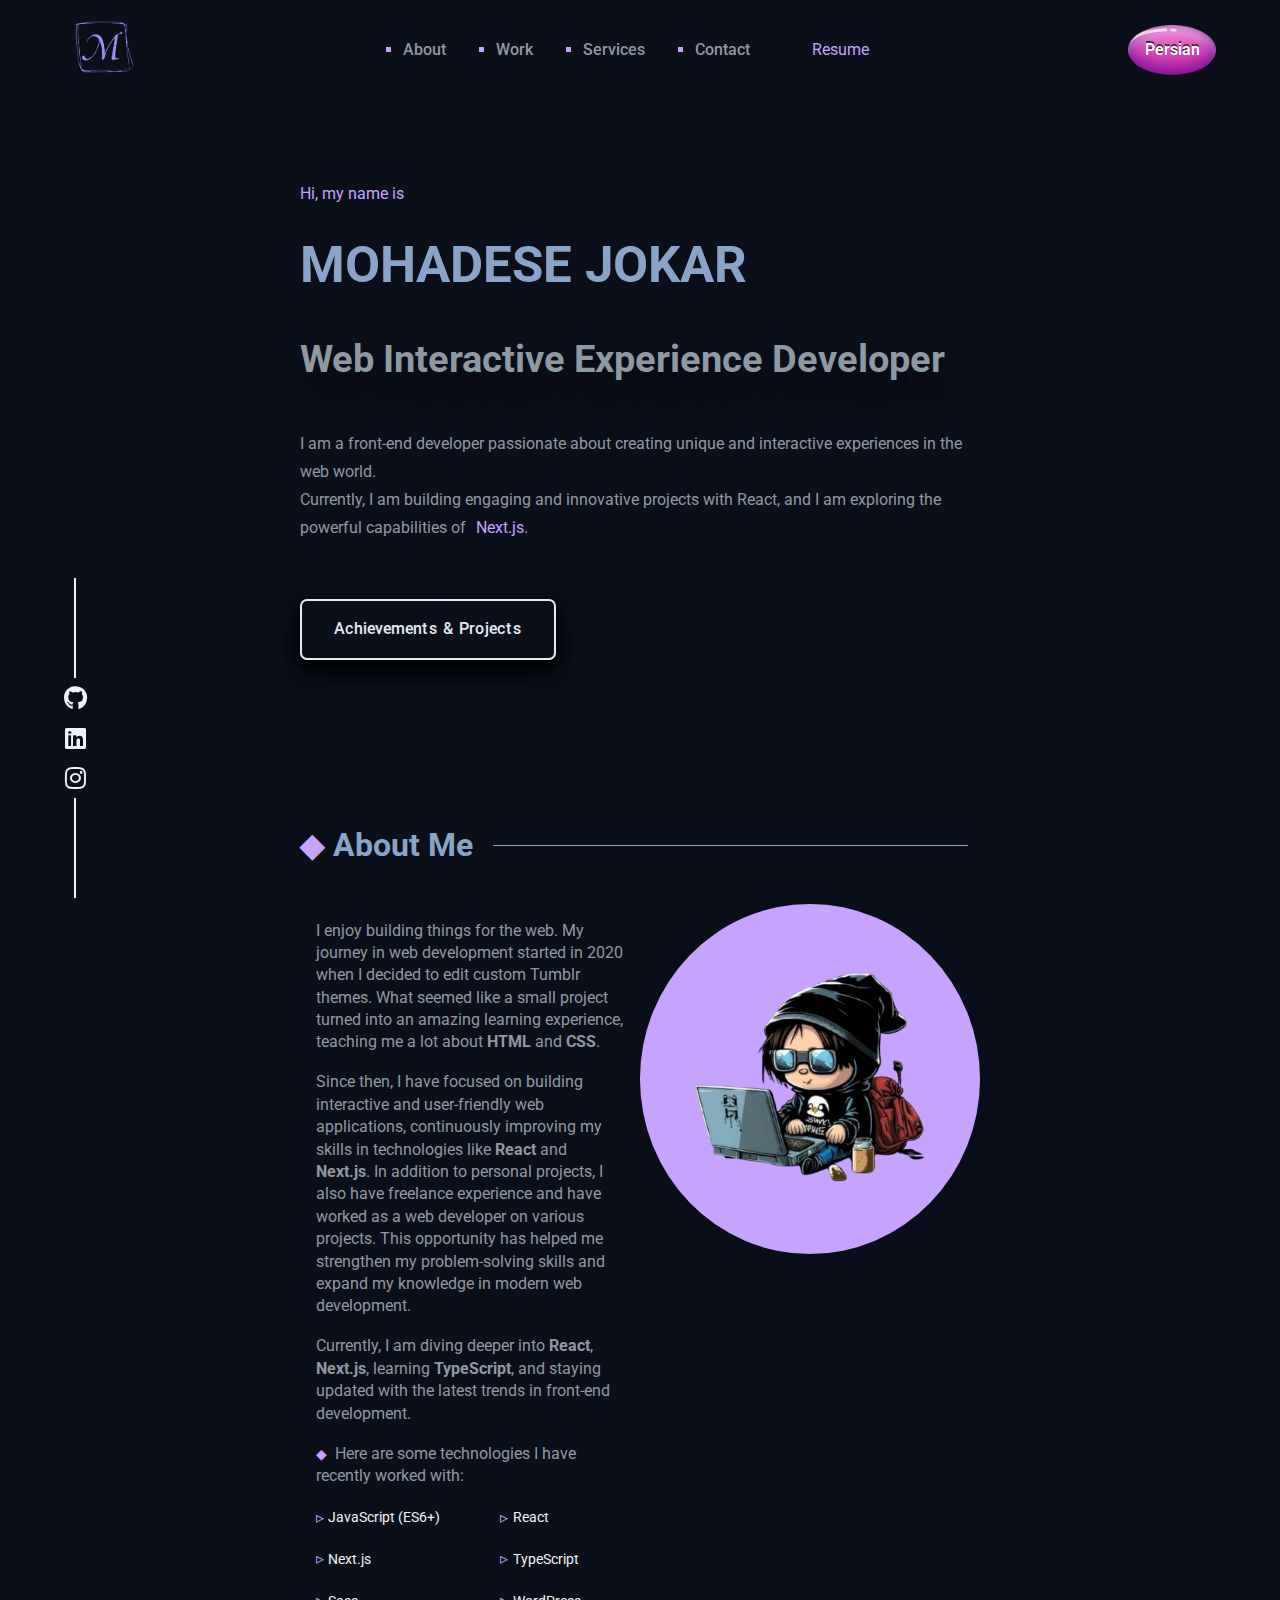
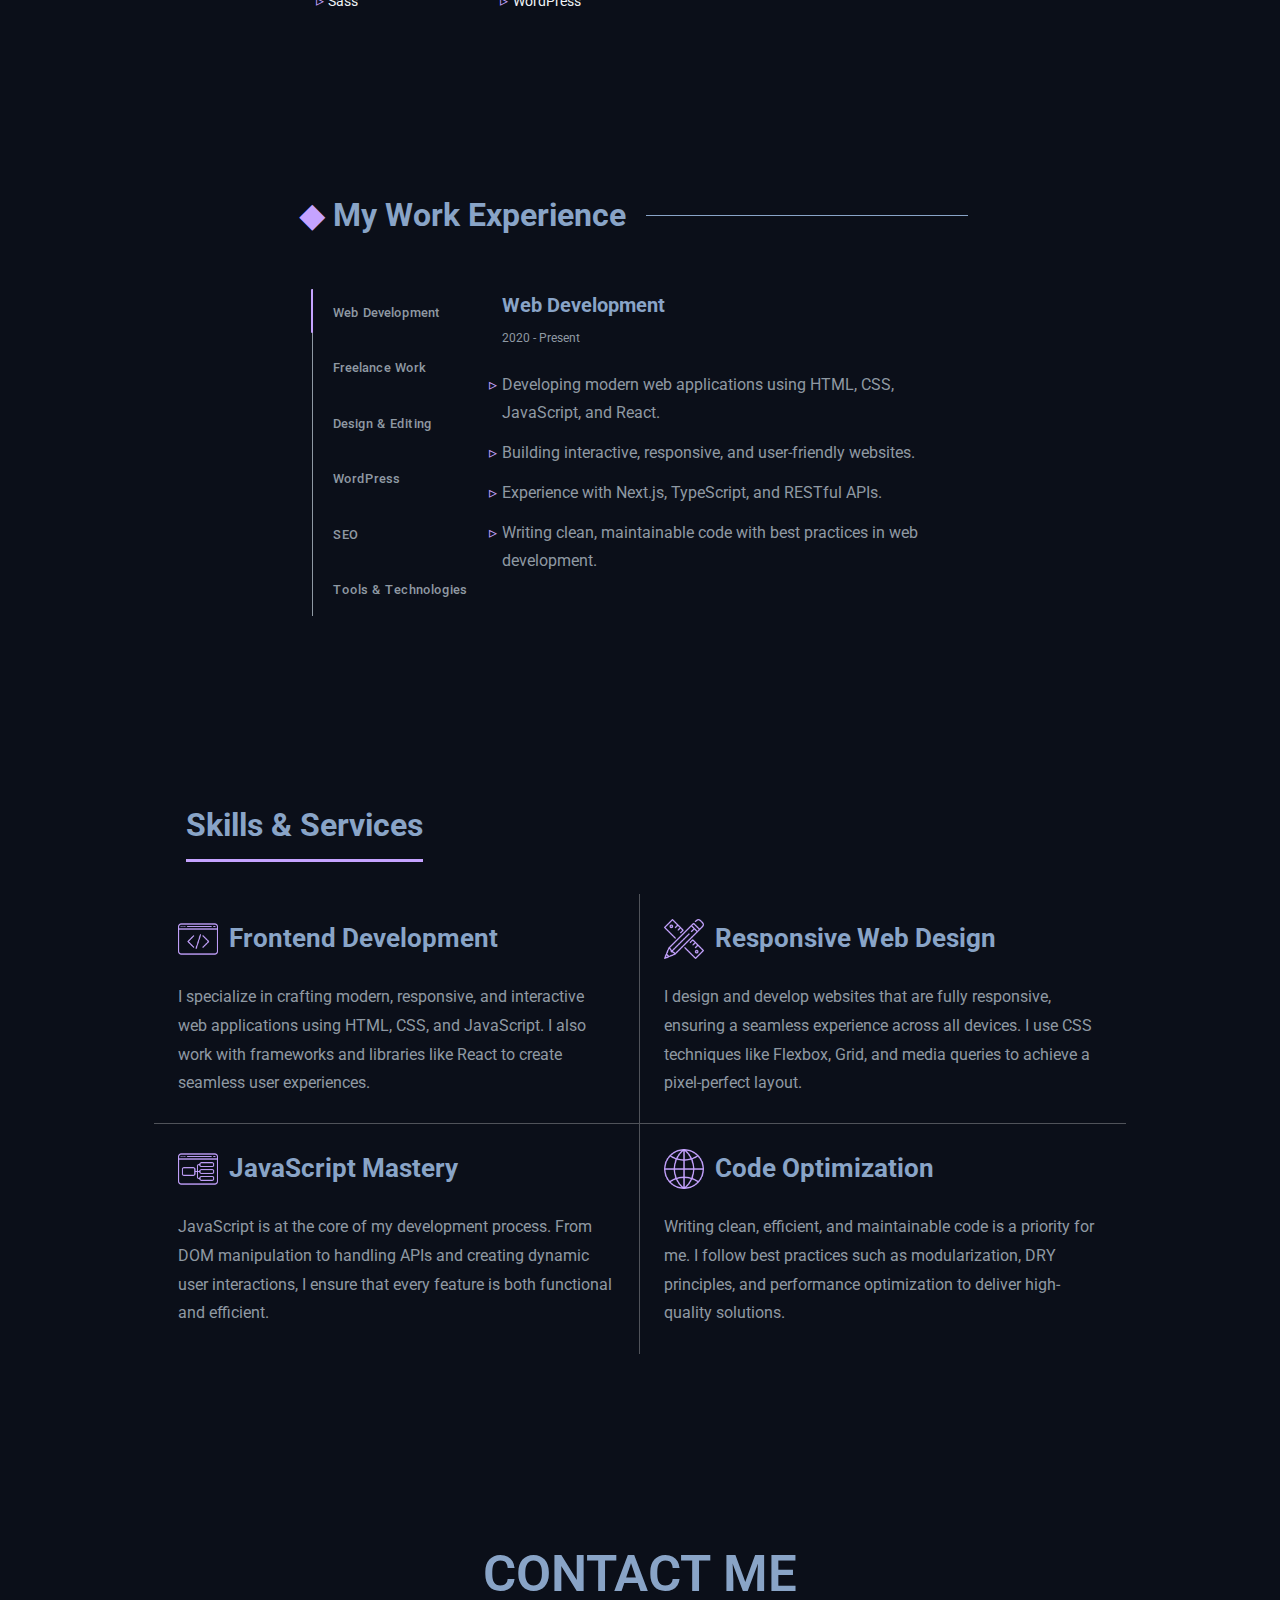
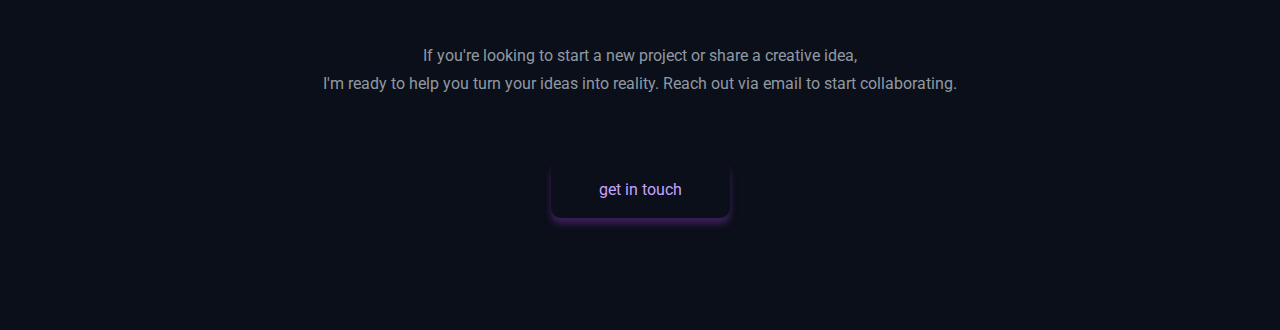
<file: index.html>
<!DOCTYPE html>
<html lang="en">
<head>
    <meta charset="UTF-8">
    <meta name="viewport" content="width=device-width, initial-scale=1.0">
    <link rel="stylesheet" href="https://cdnjs.cloudflare.com/ajax/libs/font-awesome/6.0.0-beta3/css/all.min.css">
    <link href="https://fonts.googleapis.com/css2?family=Vazirmatn:wght@400;500;700&display=swap" rel="stylesheet">
    <link rel="stylesheet" href="https://fonts.googleapis.com/css2?family=Material+Symbols+Outlined" />
    <link rel="stylesheet" href="css/info1.css/main.css">
   <title id="page_title">رزومه من</title>  

</head>
<body>
    <div class="wrapper">       
        <header class="header">
            <div class="navbar-container">
                
                <div class="logo-container">
                    <img src="images/my-purple_lofo.png" alt="logo">
                </div>
        
                <div class="hamburger" id="hamburger">
                    <span></span>
                    <span></span>
                    <span></span>
                </div>
               
                <div class="menu-container">
                    <div class="menu">
                        <ol>
                            <li id="nav-about"><a href="#about"></a></li>
                            <li id="nav-work"><a href="#work"></a></li>
                            <li id="nav-services"><a href="#services"></a></li>
                            <li id="nav-contact"><a href="#contact"></a></li>
                        </ol>
                    </div>
                    <a href="https://mohadese36.github.io/my-resume/Mohadese-Jokar-Fakhri-FlowCV-Resume-20250216.pdf" class="link link--thebe resume-link">دانلود رزومه</a>
                    <button id="closeButton">&times;</button>
                </div>

                <div class="change-language-btn" id="change-language">
                  <img src="images/lang-btn.png" alt="lang-btn" >
                  <span>English</span>
                </div>
        
            </div>
            <div class="overlay"></div>
        </header>
        <main>
            <section class="info-container">
                <p id="intro-text"></p>
                <h2 id="name"></h2>
                <h3 id="job-title"></h3>
                <p id="description">
                    I’m a front-end developer specializing in building interactive web experiences. <br> Currently, I’m working with React and exploring the capabilities of <a href="" id="nextjs-link">Next.js</a>
                </p>
                <!-- <a href="portofilo-1.html?lang=en" id="link-portfolio-1"> -->
                  <a href="v2-info.html" id="link-portfolio-1">
                    <button id="projects-btn"></button>
                </a>
            </section>

            <section class="about-container" id="about">
                <div>
                    <h2 id="about-title"></h2>
                </div>
                <div class="about-container-content">
                    <div>
                        <p id="about-text-1">
                            Hello! My name is MOHADESE, and I enjoy creating things for the web. My journey into web development started in 2020 when I decided to edit custom Tumblr themes. What seemed like a small project turned into an amazing learning experience and taught me a lot about HTML and CSS.
                        </p>
                        <p id="about-text-2">
                            Since then, I’ve focused on building interactive, user-friendly web applications and have continuously improved my skills in technologies like React and Next.js. Besides personal projects, I also have freelance experience, having worked as a web developer on various projects. This opportunity has allowed me to strengthen my problem-solving skills and expand my knowledge of modern web development.
                        </p>
                        <p id="about-text-3">
                            Currently, I’m diving deeper into React, exploring Next.js, learning TypeScript, and staying updated on the latest trends in front-end development.
                        </p>
                        <p id="about-text-4">
                          Here are a few technologies I’ve been working with recently:
                        </p>
                        <ul id="tech-list">
                            <li></li>
                            <li></li>
                            <li></li>
                            <li></li>
                            <li></li>
                            <li></li>
                        </ul>
                    </div>
                    <div class="about-container-image-content">
                        <img src="images/my_profile.png" alt="" id="about-image">
                    </div>
                </div>
            </section> 
            
            <section class="work-container" id="work">
                <div>
                  <h2 id="work-title"></h2>
                </div>
                <div class="inner-work-conent">
                  <div class="inner-work-content-btns">
                    <button id="btn-web-development" class="active"></button>
                    <button id="btn-freelance-work"></button>
                    <button id="btn-design-editing"></button>
                    <button id="btn-wordpress"></button>
                    <button id="btn-seo"></button>
                    <button id="btn-tools-technologies"></button>
                    <div class="jobs__StyledHighlight"></div>
                  </div>
                  <div class="inner-work-content-jobs">
              
                    <div class="inner-work-content-job">
                      <h3 id="web-development-title"></h3>
                      <p id="web-development-date"></p>
                      <div class="inner-work-content-job-items">
                        <ul id="web-development-tasks">
                          <li></li>
                          <li></li>
                          <li></li>
                          <li></li>
                        </ul>
                      </div>
                    </div>
              
                    <div class="inner-work-content-job">
                      <h3 id="freelance-work-title"> </h3>
                      <p id="freelance-work-date"></p>
                      <div class="inner-work-content-job-items">
                        <ul id="freelance-work-tasks">
                          <li></li>
                          <li></li>
                          <li></li>
                          <li></li>
                        </ul>
                      </div>
                    </div>
              
                    <div class="inner-work-content-job">
                      <h3 id="design-editing-title"></h3>
                      <p id="design-editing-date"></p>
                      <div class="inner-work-content-job-items">
                        <ul id="design-editing-tasks">
                          <li></li>
                          <li></li>
                          <li></li>
                          <li></li>
                        </ul>
                      </div>
                    </div>
              
                    <div class="inner-work-content-job">
                      <h3 id="wordpress-title"></h3>
                      <p id="wordpress-date"></p>
                      <div class="inner-work-content-job-items">
                        <ul id="wordpress-tasks">
                          <li></li>
                          <li></li>
                          <li></li>
                          <li></li>
                        </ul>
                      </div>
                    </div>
              
                    <div class="inner-work-content-job">
                      <h3 id="seo-title"></h3>
                      <p id="seo-date"></p>
                      <div class="inner-work-content-job-items">
                        <ul id="seo-tasks">
                          <li></li>
                          <li></li>
                          <li></li>
                          <li></li>
                        </ul>
                      </div>
                    </div>
              
                    <div class="inner-work-content-job">
                      <h3 id="tools-technologies-title"></h3>
                      <p id="tools-technologies-date"></p>
                      <div class="inner-work-content-job-items">
                        <ul id="tools-technologies-tasks">
                          <li></li>
                          <li></li>
                          <li></li>
                          <li></li>
                        </ul>
                      </div>
                    </div>
              
                  </div>
                </div>
            </section>

             <section class="services-container" id="services">
                <h2 id="services-title"></h2>
                <div class="services-wrapper">
                  <div class="row">
                    <div class="column">
                      <div class="services-wrapper-head">
                        <div class="services-wrapper-img">
                          <img src="images/html.png" alt="html.img">
                        </div>
                        <h3 id="frontend-development-title"></h3>
                      </div>
                      <p id="frontend-development-description">
                        <!-- I specialize in crafting modern, responsive, and interactive web applications using HTML, CSS, and JavaScript. I also work with frameworks and libraries like React to create seamless user experiences. -->
                      </p>
                    </div>
                    <div class="column">
                      <div class="services-wrapper-head">
                        <div class="services-wrapper-img">
                          <img src="images/ux-design.png" alt="js.img">
                        </div>
                        <h3 id="javascript-mastery-title"></h3>
                      </div>
                      <p id="javascript-mastery-description">
                        <!-- JavaScript is at the core of my development process. From DOM manipulation to handling APIs and creating dynamic user interactions, I ensure that every feature is both functional and efficient. -->
                      </p>
                    </div>
                  </div>
                  <div class="row">
                    <div class="column">
                      <div class="services-wrapper-head">
                        <div class="services-wrapper-img">
                          <img src="images/pencil.png" alt="responsive.img">
                        </div>
                        <h3 id="responsive-web-design-title"></h3>
                      </div>
                      <p id="responsive-web-design-description">
                        <!-- I design and develop websites that are fully responsive, ensuring a seamless experience across all devices. I use CSS techniques like Flexbox, Grid, and media queries to achieve a pixel-perfect layout. -->
                      </p>
                    </div>
                    <div class="column">
                      <div class="services-wrapper-head">
                        <div class="services-wrapper-img">
                          <img src="images/internet.png" alt="code.img">
                        </div>
                        <h3 id="code-optimization-title"></h3>
                      </div>
                      <p id="code-optimization-description">
                        <!-- Writing clean, efficient, and maintainable code is a priority for me. I follow best practices such as modularization, DRY principles, and performance optimization to deliver high-quality solutions. -->
                      </p>
                    </div>
                  </div>
                </div>
              </section>

            <section class="contact-container" id="contact">
                <h2 id="contact-title"></h2>
                <p id="contact-description-1"></p>
                <p id="contact-description-2"></p>
                <a id="contact-link"  href="" target="_blank">
              </section>

            <div class="social-icons">
                <a href="https://github.com/mohadese36" target="_blank" class="social-icon">
                  <i class="fab fa-github"></i>
                </a>
                
                <a href="https://www.linkedin.com/in/pania-fakhri-6bab85238" target="_blank" class="social-icon">
                  <i class="fab fa-linkedin"></i>
                </a>
                
                <a href="https://www.instagram.com/pania_fakhri/" target="_blank" class="social-icon">
                  <i class="fab fa-instagram"></i>
                </a>       
            </div>
        </main>
    </div>

    

    <script src="app.js/info-1.js" defer></script>
    <script src="app.js/lang-1.js"></script>


</body>
</html>
</file>
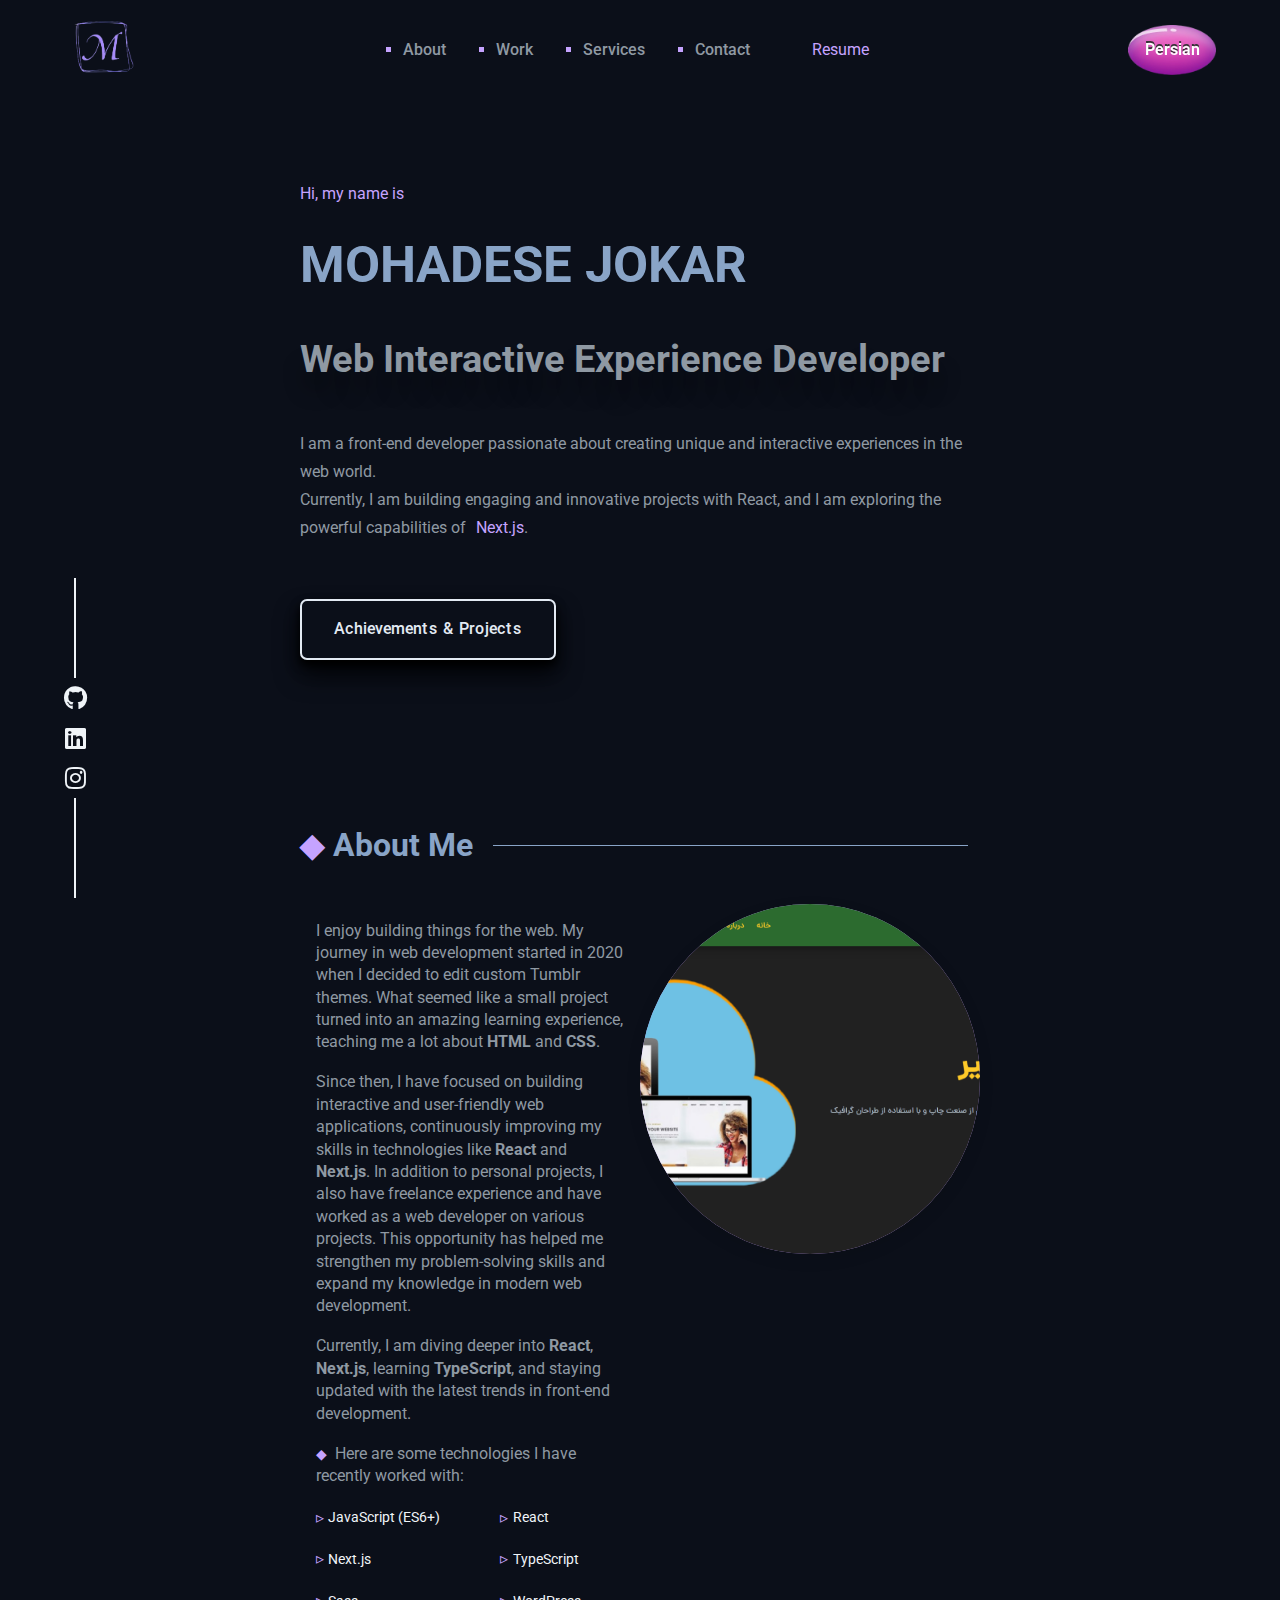
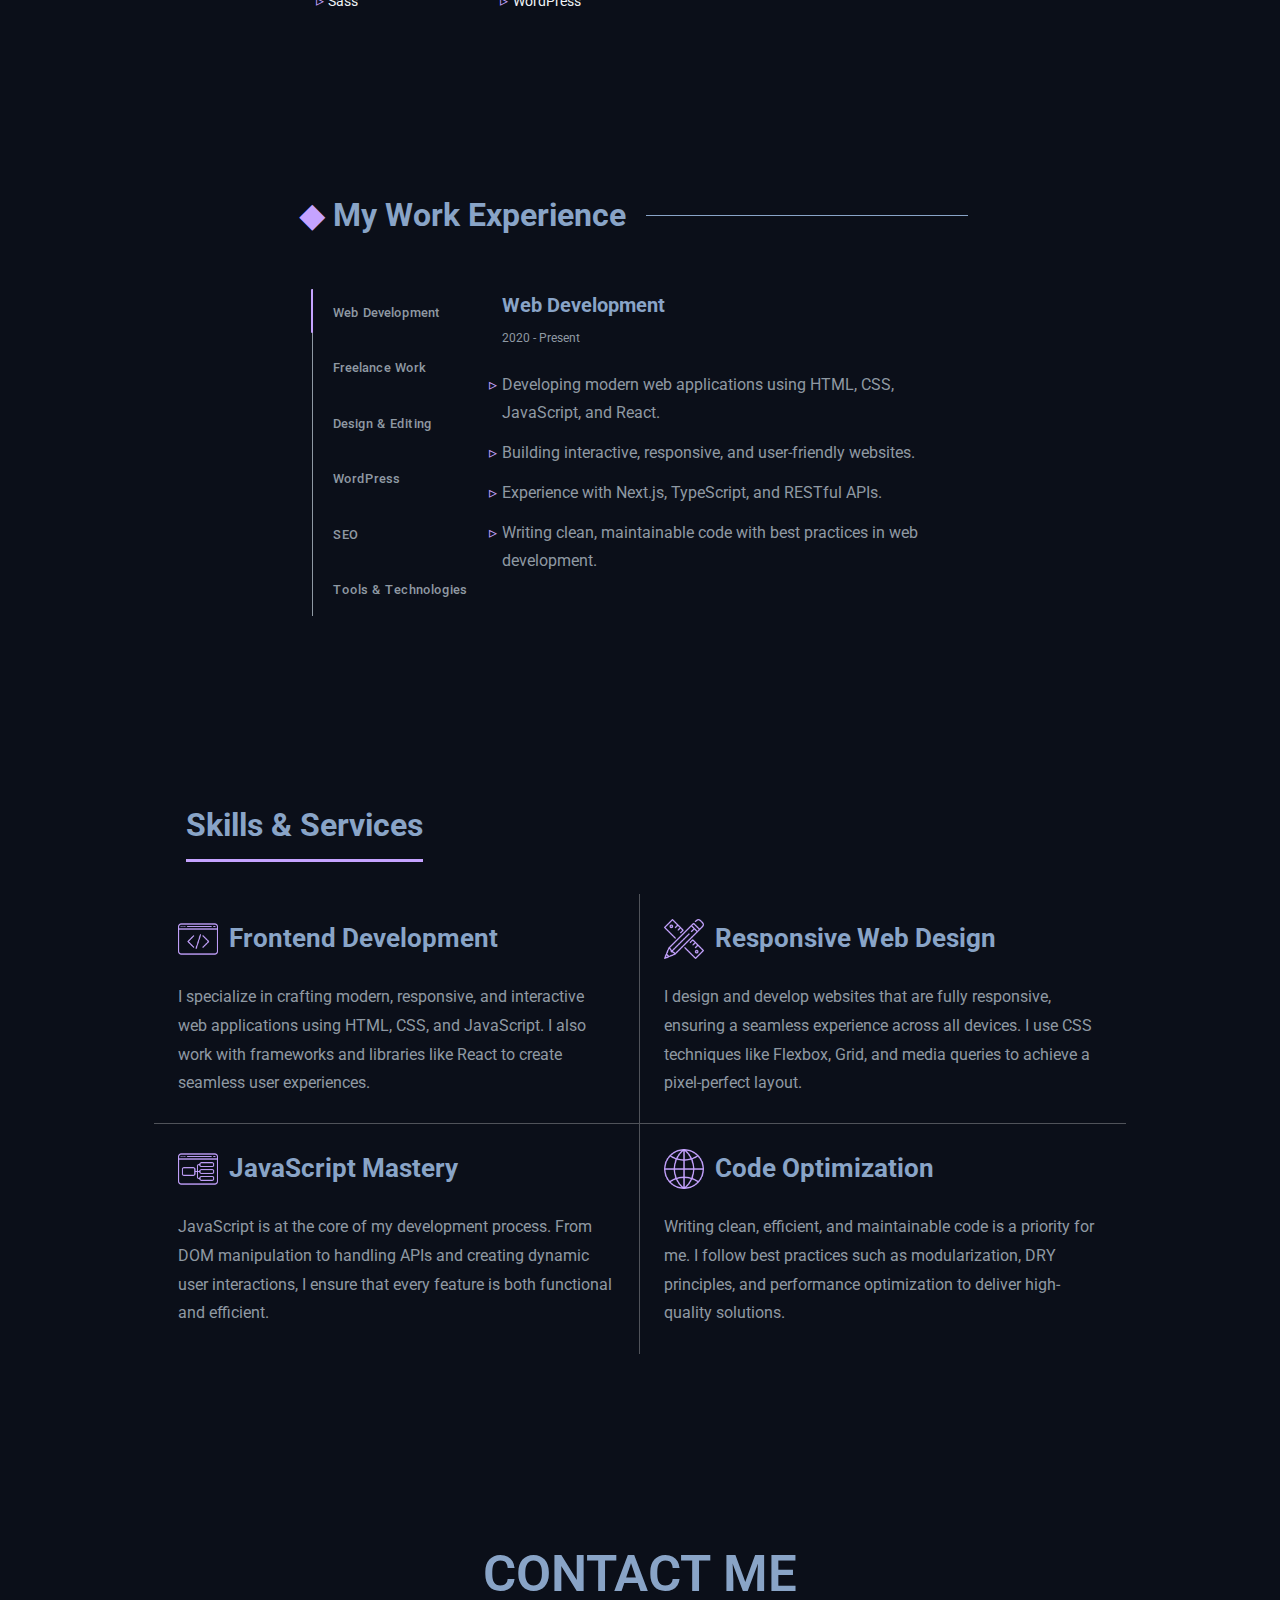
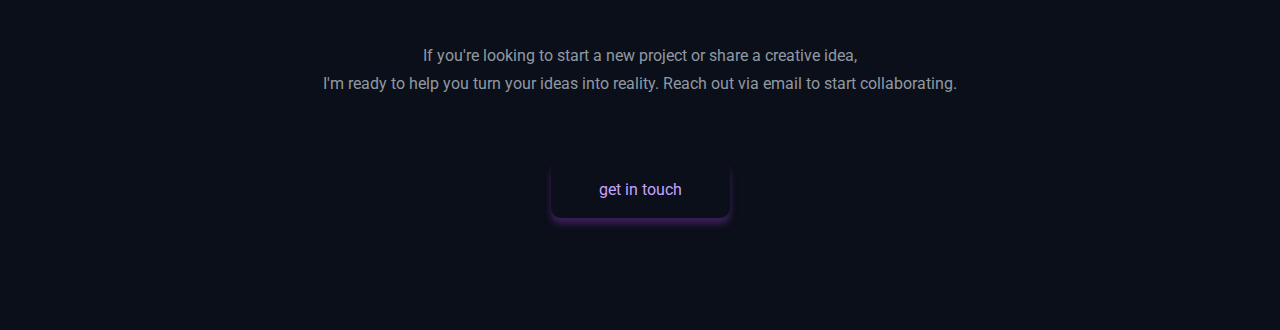
<file: v1-info.html>
<!DOCTYPE html>
<html lang="en">
<head>
    <meta charset="UTF-8">
    <meta name="viewport" content="width=device-width, initial-scale=1.0">
    <link rel="stylesheet" href="https://cdnjs.cloudflare.com/ajax/libs/font-awesome/6.0.0-beta3/css/all.min.css">
    <link href="https://fonts.googleapis.com/css2?family=Vazirmatn:wght@400;500;700&display=swap" rel="stylesheet">
    <link rel="stylesheet" href="https://fonts.googleapis.com/css2?family=Material+Symbols+Outlined" />
    <link rel="stylesheet" href="css/info1.css/main.css">
    <title>Document</title>
</head>
<body>
    <div class="wrapper">       
        <header class="header">
            <div class="navbar-container">
                
                <div class="logo-container">
                    <img src="images/my-purple_lofo.png" alt="logo">
                </div>
        
                <div class="hamburger" id="hamburger">
                    <span></span>
                    <span></span>
                    <span></span>
                </div>
               
                <div class="menu-container">
                    <div class="menu">
                        <ol>
                            <li id="nav-about"><a href="#about"></a></li>
                            <li id="nav-work"><a href="#work"></a></li>
                            <li id="nav-services"><a href="#services"></a></li>
                            <li id="nav-contact"><a href="#contact"></a></li>
                        </ol>
                    </div>
                    <a href="./register.html" class="link link--thebe resume-link"></a>
                    <button id="closeButton">&times;</button>
                </div>

                <div class="change-language-btn" id="change-language">
                  <img src="images/lang-btn.png" alt="lang-btn" >
                  <span>English</span>
                </div>
        
            </div>
            <div class="overlay"></div>
        </header>
        <main>
            <section class="info-container">
                <p id="intro-text"></p>
                <h2 id="name"></h2>
                <h3 id="job-title"></h3>
                <p id="description">
                    I’m a front-end developer specializing in building interactive web experiences. <br> Currently, I’m working with React and exploring the capabilities of <a href="" id="nextjs-link">Next.js</a>
                </p>
                <!-- <a href="portofilo-1.html?lang=en" id="link-portfolio-1"> -->
                  <a href="v2-info.html" id="link-portfolio-1">
                    <button id="projects-btn"></button>
                </a>
            </section>

            <section class="about-container" id="about">
                <div>
                    <h2 id="about-title">
                        <span></span>
                        <!-- About Me -->
                    </h2>
                </div>
                <div class="about-container-content">
                    <div>
                        <p id="about-text-1">
                            Hello! My name is MOHADESE, and I enjoy creating things for the web. My journey into web development started in 2020 when I decided to edit custom Tumblr themes. What seemed like a small project turned into an amazing learning experience and taught me a lot about HTML and CSS.
                        </p>
                        <p id="about-text-2">
                            Since then, I’ve focused on building interactive, user-friendly web applications and have continuously improved my skills in technologies like React and Next.js. Besides personal projects, I also have freelance experience, having worked as a web developer on various projects. This opportunity has allowed me to strengthen my problem-solving skills and expand my knowledge of modern web development.
                        </p>
                        <p id="about-text-3">
                            Currently, I’m diving deeper into React, exploring Next.js, learning TypeScript, and staying updated on the latest trends in front-end development.
                        </p>
                        <p id="about-text-4">
                          Here are a few technologies I’ve been working with recently:
                        </p>
                        <ul id="tech-list">
                            <li></li>
                            <li></li>
                            <li></li>
                            <li></li>
                            <li></li>
                            <li></li>
                        </ul>
                    </div>
                    <div class="about-container-image-content">
                        <img src="images/cleo.png" alt="" id="about-image">
                    </div>
                </div>
            </section> 
            
            <section class="work-container" id="work">
                <div>
                  <h2 id="work-title">
                    <span></span>
                    <!-- My Work Experience -->
                    <!-- <span class="line"></span> -->
                  </h2>
                </div>
                <div class="inner-work-conent">
                  <div class="inner-work-content-btns">
                    <button id="btn-web-development" class="active"></button>
                    <button id="btn-freelance-work"></button>
                    <button id="btn-design-editing"></button>
                    <button id="btn-wordpress"></button>
                    <button id="btn-seo"></button>
                    <button id="btn-tools-technologies"></button>
                    <div class="jobs__StyledHighlight"></div>
                  </div>
                  <div class="inner-work-content-jobs">
              
                    <div class="inner-work-content-job">
                      <h3 id="web-development-title"></h3>
                      <p id="web-development-date"></p>
                      <div class="inner-work-content-job-items">
                        <ul id="web-development-tasks">
                          <li></li>
                          <li></li>
                          <li></li>
                          <li></li>
                        </ul>
                      </div>
                    </div>
              
                    <div class="inner-work-content-job">
                      <h3 id="freelance-work-title"> </h3>
                      <p id="freelance-work-date"></p>
                      <div class="inner-work-content-job-items">
                        <ul id="freelance-work-tasks">
                          <li></li>
                          <li></li>
                          <li></li>
                          <li></li>
                        </ul>
                      </div>
                    </div>
              
                    <div class="inner-work-content-job">
                      <h3 id="design-editing-title"></h3>
                      <p id="design-editing-date"></p>
                      <div class="inner-work-content-job-items">
                        <ul id="design-editing-tasks">
                          <li></li>
                          <li></li>
                          <li></li>
                          <li></li>
                        </ul>
                      </div>
                    </div>
              
                    <div class="inner-work-content-job">
                      <h3 id="wordpress-title"></h3>
                      <p id="wordpress-date"></p>
                      <div class="inner-work-content-job-items">
                        <ul id="wordpress-tasks">
                          <li></li>
                          <li></li>
                          <li></li>
                          <li></li>
                        </ul>
                      </div>
                    </div>
              
                    <div class="inner-work-content-job">
                      <h3 id="seo-title"></h3>
                      <p id="seo-date"></p>
                      <div class="inner-work-content-job-items">
                        <ul id="seo-tasks">
                          <li></li>
                          <li></li>
                          <li></li>
                          <li></li>
                        </ul>
                      </div>
                    </div>
              
                    <div class="inner-work-content-job">
                      <h3 id="tools-technologies-title"></h3>
                      <p id="tools-technologies-date"></p>
                      <div class="inner-work-content-job-items">
                        <ul id="tools-technologies-tasks">
                          <li></li>
                          <li></li>
                          <li></li>
                          <li></li>
                        </ul>
                      </div>
                    </div>
              
                  </div>
                </div>
            </section>

             <section class="services-container" id="services">
                <h2 id="services-title"></h2>
                <div class="services-wrapper">
                  <div class="row">
                    <div class="column">
                      <div class="services-wrapper-head">
                        <div class="services-wrapper-img">
                          <img src="images/html.png" alt="html.img">
                        </div>
                        <h3 id="frontend-development-title"></h3>
                      </div>
                      <p id="frontend-development-description">
                        <!-- I specialize in crafting modern, responsive, and interactive web applications using HTML, CSS, and JavaScript. I also work with frameworks and libraries like React to create seamless user experiences. -->
                      </p>
                    </div>
                    <div class="column">
                      <div class="services-wrapper-head">
                        <div class="services-wrapper-img">
                          <img src="images/ux-design.png" alt="js.img">
                        </div>
                        <h3 id="javascript-mastery-title"></h3>
                      </div>
                      <p id="javascript-mastery-description">
                        <!-- JavaScript is at the core of my development process. From DOM manipulation to handling APIs and creating dynamic user interactions, I ensure that every feature is both functional and efficient. -->
                      </p>
                    </div>
                  </div>
                  <div class="row">
                    <div class="column">
                      <div class="services-wrapper-head">
                        <div class="services-wrapper-img">
                          <img src="images/pencil.png" alt="responsive.img">
                        </div>
                        <h3 id="responsive-web-design-title"></h3>
                      </div>
                      <p id="responsive-web-design-description">
                        <!-- I design and develop websites that are fully responsive, ensuring a seamless experience across all devices. I use CSS techniques like Flexbox, Grid, and media queries to achieve a pixel-perfect layout. -->
                      </p>
                    </div>
                    <div class="column">
                      <div class="services-wrapper-head">
                        <div class="services-wrapper-img">
                          <img src="images/internet.png" alt="code.img">
                        </div>
                        <h3 id="code-optimization-title"></h3>
                      </div>
                      <p id="code-optimization-description">
                        <!-- Writing clean, efficient, and maintainable code is a priority for me. I follow best practices such as modularization, DRY principles, and performance optimization to deliver high-quality solutions. -->
                      </p>
                    </div>
                  </div>
                </div>
              </section>

            <section class="contact-container" id="contact">
                <h2 id="contact-title"></h2>
                <p id="contact-description-1"></p>
                <p id="contact-description-2"></p>
                <a id="contact-link" href="#"></a>
              </section>

            <div class="social-icons">
                <a href="https://github.com/your-profile" target="_blank" class="social-icon">
                  <i class="fab fa-github"></i>
                </a>
                
                <a href="https://www.linkedin.com/in/your-profile" target="_blank" class="social-icon">
                  <i class="fab fa-linkedin"></i>
                </a>
                
                <a href="https://www.instagram.com/your-profile" target="_blank" class="social-icon">
                  <i class="fab fa-instagram"></i>
                </a>       
            </div>
        </main>
    </div>
 

    <script src="app.js/info-1.js" defer></script>
    <script src="app.js/lang-1.js"></script>

</body>
</html>
</file>
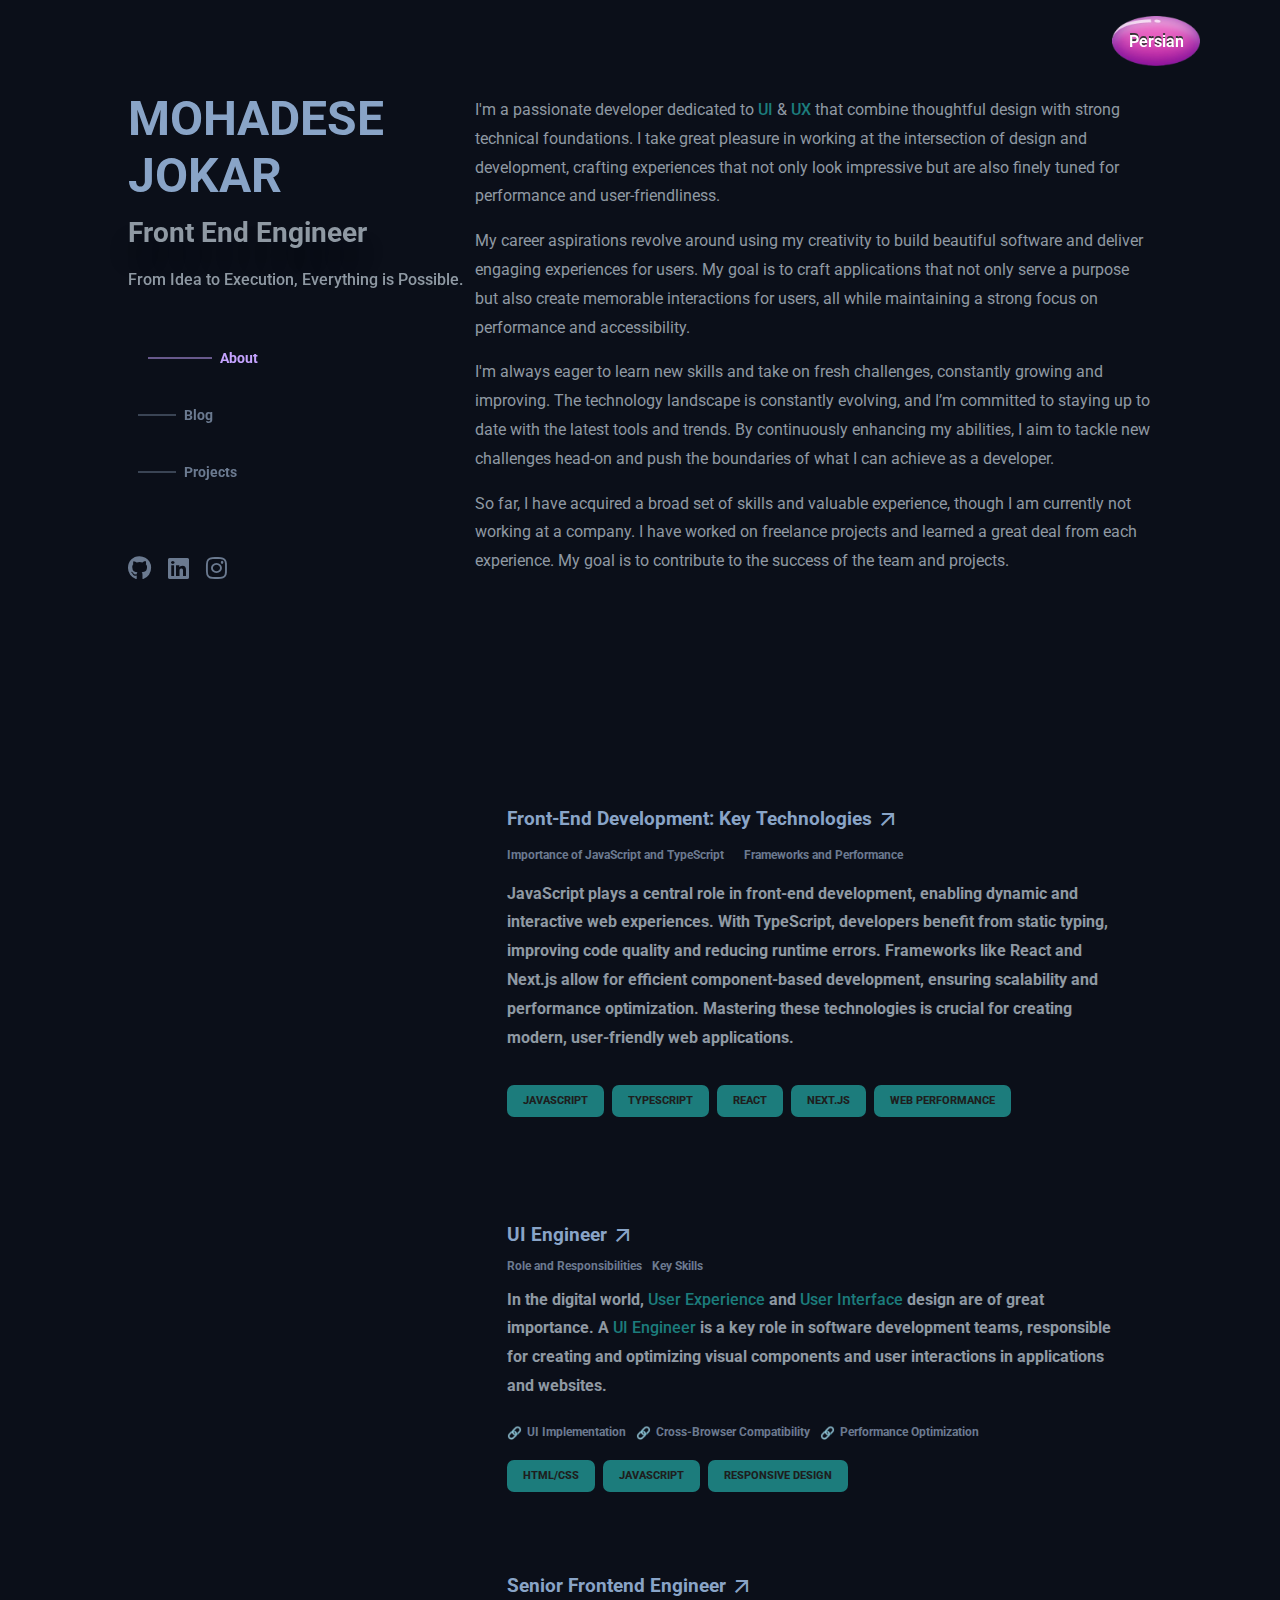
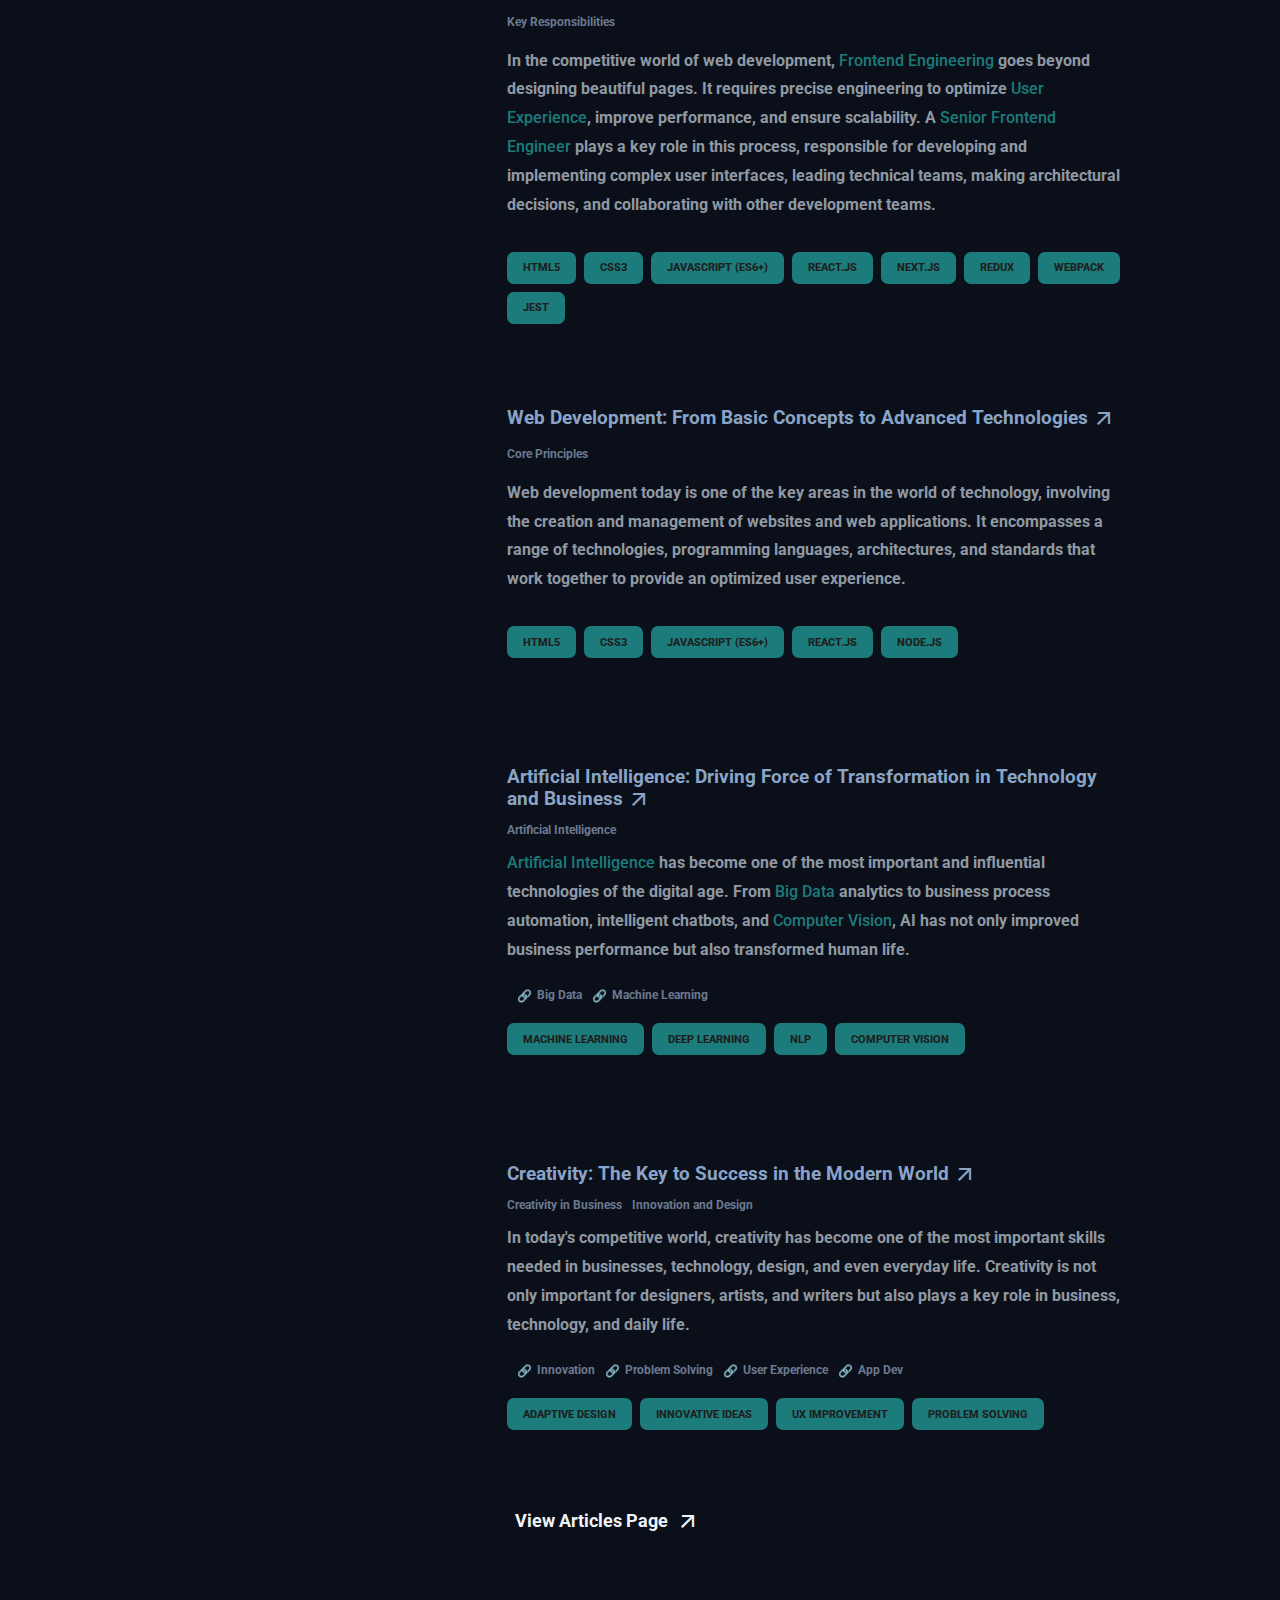
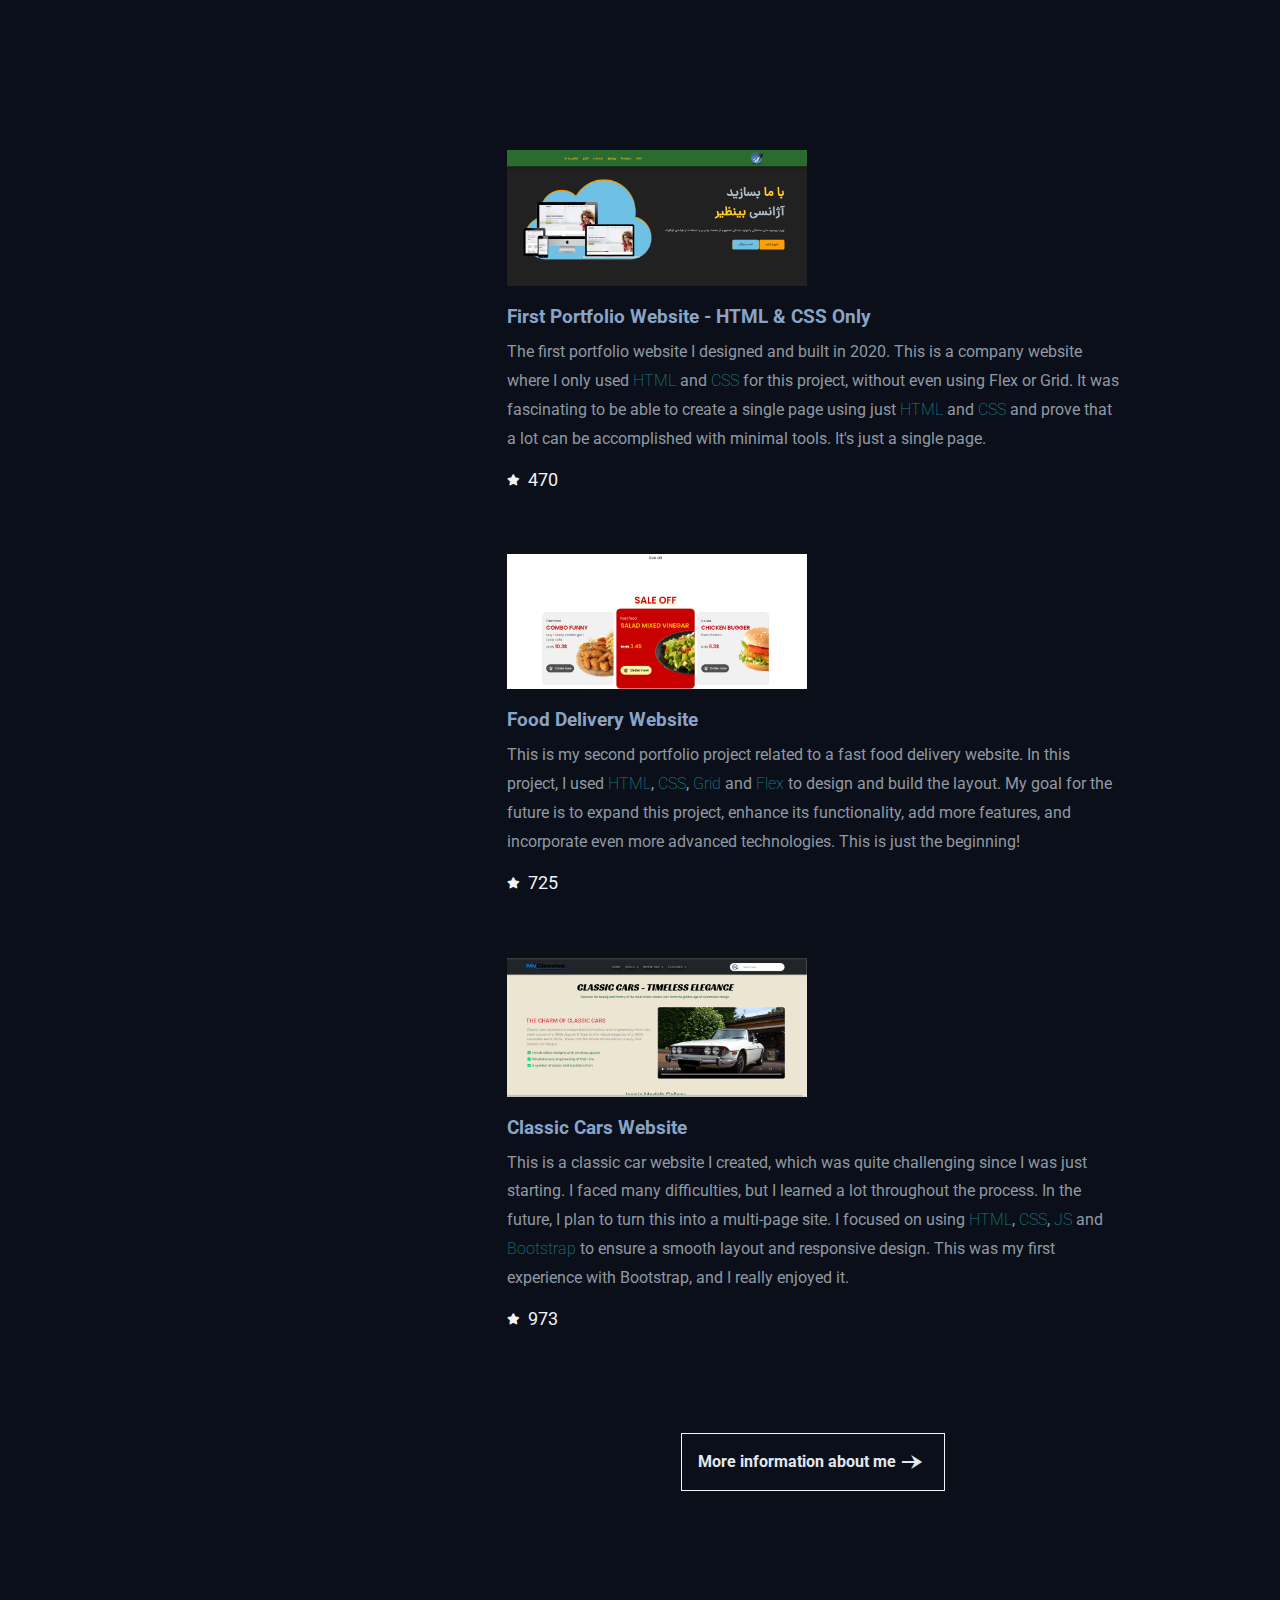
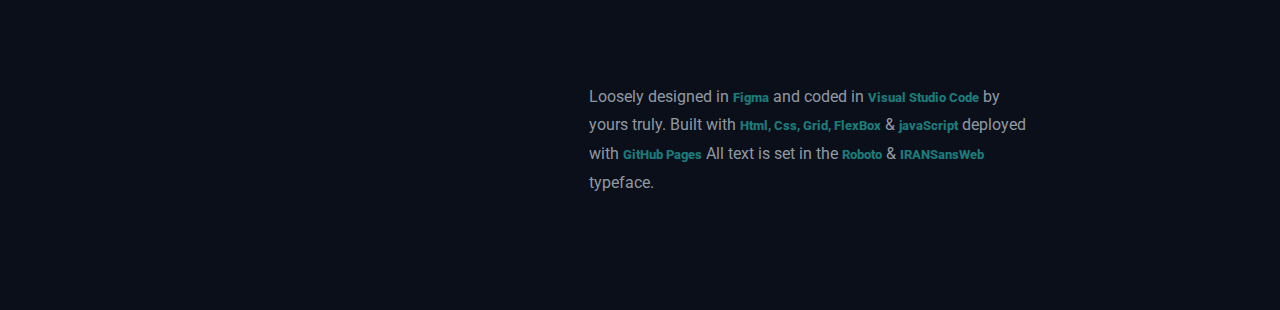
<file: v2-info.html>
<!DOCTYPE html>
<html>

  <head>
    <meta charset="UTF-8">
    <meta name="viewport" content="width=device-width, initial-scale=1.0">
    <link rel="stylesheet" href="https://cdnjs.cloudflare.com/ajax/libs/font-awesome/6.0.0-beta3/css/all.min.css">
    <link href="https://fonts.googleapis.com/css2?family=Vazirmatn:wght@400;500;700&display=swap" rel="stylesheet">
    <link rel="stylesheet" href="https://fonts.googleapis.com/css2?family=Material+Symbols+Outlined"/>
    <link rel="stylesheet" href="css/info2.css/style.css">
    <link rel="stylesheet" href="css/info1.css/fonts.css">
   <title id="page_title">اطلاعات رزومه من</title> 

   


  </head>
  <body>

    <header class="header-container">
      <div class="navbar" id="headerNav">
        <a href="#about" id="navbar-about">About</a>
        <a href="#experience" id="navbar-experience">Experience</a>
        <a href="#projects" id="navbar-projects">Projects</a>
      </div>
      <div class="change-language-btn" id="change-language">
        <img src="images/lang-btn.png" alt="Language Button">
        <span></span>
      </div>
    </header>
    <div class="wrapper">
      <div class="column">
        <div class="sidebar">
          <div class="sidebar-container">
            
            <div class="row">
              <h1 id="name">MOHADESE JOKAR</h1>
              <h2 id="position">Front End Engineer</h2>
              <p id="description">I build accessible, pixel-perfect digital <br> experiences for the web.</p>
      
              <nav>
                <a href="#about" class="nav-link" id="nav-about">
                  <span>About</span>               
                </a>
                <a href="#experience" class="nav-link" id="nav-experience">
                  <span>Experience</span>
                </a>
                <a href="#projects" class="nav-link" id="nav-projects">
                  <span>Projects</span>          
                </a>
              </nav>
            </div>
      
            <div class="row">
              <div class="social-icons">
                <a  href="https://github.com/mohadese36" target="_blank" class="social-icon" id="social-github">
                  <i class="fab fa-github"></i>
                </a>
                <a href="https://www.linkedin.com/in/pania-fakhri-6bab85238" target="_blank" class="social-icon" id="social-linkedin">
                  <i class="fab fa-linkedin"></i>
                </a>
                <a href="https://www.instagram.com/pania_fakhri/" target="_blank" class="social-icon" id="social-instagram">
                  <i class="fab fa-instagram"></i>
                </a>
              </div>
            </div>
      
          </div>
        </div>
      </div>
      
      <div class="column">

            <div class="main-content">

              <div class="row">
                <section id="about">
                  <h2 id="about-heading">About</h2>
                  <div class="content">
                    <p id="about-first-paragraph">I'm a passionate developer dedicated to creating accessible and visually stunning user interfaces that combine thoughtful design with strong technical foundations. I take great pleasure in working at the intersection of design and development, crafting experiences that not only look impressive but are also finely tuned for performance and user-friendliness.</p>
                    <p id="about-second-paragraph">My career aspirations revolve around using my creativity to build beautiful software and deliver engaging experiences for users. My goal is to craft applications that not only serve a purpose but also create memorable interactions for users, all while maintaining a strong focus on performance and accessibility.</p>
                    <p id="about-third-paragraph">I'm always eager to learn new skills and take on fresh challenges, constantly growing and improving. The technology landscape is constantly evolving, and I’m committed to staying up to date with the latest tools and trends. By continuously enhancing my abilities, I aim to tackle new challenges head-on and push the boundaries of what I can achieve as a developer.</p>
                    <p id="about-fourth-paragraph">So far, I have acquired a broad set of skills and valuable experience, though I am currently not working at a company. I have worked on freelance projects and learned a great deal from each experience. My goal is to contribute to the success of the team and projects.</p>
                  </div>
                </section>
              </div>

              <div class="row">
                <section id="experience">
                  <h2 id="experience-title">Experience</h2>          
                  <div class="experience-section">
              
                    <a href="https://enchanting-pithivier-4e898f.netlify.app/article6" class="article-link">
                      <div class="experience-card">
                        <h3 id="card-frontend-title">
                            <span class="material-symbols-outlined arrow">arrow_outward</span>  
                            Front-End Development: Key Technologies
                        </h3>  
                        <div class="experience-card-title">  
                            <p class="text-slate" aria-hidden="true"></p><br>  
                            <p class="text-slate" aria-hidden="true"></p>  
                        </div>  
                        <p id="card-description">
                            <strong>JavaScript</strong> plays a central role in front-end development, enabling dynamic and interactive web experiences. 
                            With <strong>TypeScript</strong>, developers benefit from static typing, improving code quality and reducing runtime errors. 
                            Frameworks like <strong>React</strong> and <strong>Next.js</strong> allow for efficient component-based development, ensuring scalability 
                            and performance optimization. Mastering these technologies is crucial for creating modern, user-friendly web applications.
                        </p>  
                        <ul class="skills">  
                            <li>JavaScript</li>  
                            <li>TypeScript</li>  
                            <li>React</li>  
                            <li>Next.js</li>  
                            <li>Web Performance</li>  
                        </ul> 
                    </div>
                    </a>
                    
                    <a href="https://enchanting-pithivier-4e898f.netlify.app/article2" class="article-link">
                      <div class="experience-card">
                        <h3 id="card-frontend-title">
                          <span class="material-symbols-outlined arrow">arrow_outward</span>
                          UI Engineer
                        </h3>
                        <div class="experience-card-title">  
                          <p class="text-slate" aria-hidden="true">UI Engineer</p>  
                          <p class="text-slate" aria-hidden="true">Web Developer</p>  
                        </div>  
                        <p id="card-description">
                          In the digital world, user experience (UX) and user interface (UI) design are of great importance. A UI Engineer is a key role in software development teams, responsible for creating and optimizing visual components and user interactions in applications and websites.
                        </p>
                        <div class="experience-card-title">
                            <span href="#" class="icon-link">🔗
                              <p class="text-slate" aria-hidden="true">UI Implementation</p>
                            </span>
    
                            <a href="#" class="icon-link">🔗
                              <p class="text-slate" aria-hidden="true">Cross-Browser Compatibility</p>
                            </a>
    
                            <a href="#" class="icon-link">🔗
                              <p class="text-slate" aria-hidden="true">Performance Optimization</p>
                            </a>
                        </div>
                        <ul class="skills">
                          <li>HTML/CSS</li>
                          <li>JavaScript</li>
                          <li>Responsive Design</li>
                        </ul>
                      </div>
                    </a>
              
                    <a href="https://enchanting-pithivier-4e898f.netlify.app/article3" class="article-link">
                      <div class="experience-card">
                        <h3 id="card-frontend-title">
                          <span class="material-symbols-outlined arrow">arrow_outward</span>
                          Senior Frontend Engineer
                        </h3>
                        <div class="experience-card-title">
                          <p class="text-slate" aria-hidden="true">Senior Frontend Engineer</p>
                        </div>
                        <p id="card-description">
                          In the competitive world of web development, frontend engineering goes beyond designing beautiful pages. It requires precise engineering to optimize user experience, improve performance, and ensure scalability. A Senior Frontend Engineer plays a key role in this process, responsible for developing and implementing complex user interfaces, leading technical teams, making architectural decisions, and collaborating with other development teams.
                        </p>
                        <ul class="skills">
                          <li>HTML5</li>
                          <li>CSS3</li>
                          <li>JavaScript (ES6+)</li>
                          <li>React.js</li>
                          <li>Next.js</li>
                          <li>Redux</li>
                          <li>Webpack</li>
                          <li>Jest</li>
                        </ul>
                      </div>
                    </a>

                    <a href="https://enchanting-pithivier-4e898f.netlify.app/article4" class="article-link">
                      <div class="experience-card">
                        <h3 id="card-frontend-title">
                          <span class="material-symbols-outlined arrow">arrow_outward</span>
                          Web Development: From Basic Concepts to Advanced Technologies
                        </h3>
                        <div class="experience-card-title">
                          <p class="text-slate" aria-hidden="true">Web Developer</p>
                        </div>
                        <p id="card-description">
                          Web development today is one of the key areas in the world of technology, involving the creation and management of websites and web applications. It encompasses a range of technologies, programming languages, architectures, and standards that work together to provide an optimized user experience.
                        </p>
                        <ul class="skills">
                          <li>HTML5</li>
                          <li>CSS3</li>
                          <li>JavaScript (ES6+)</li>
                          <li>React.js</li>
                          <li>Node.js</li>
                        </ul>
                      </div>
                    </a>

                    <a href="https://enchanting-pithivier-4e898f.netlify.app/article5" class="article-link">
                      <div class="experience-card">
                        <h3 id="card-frontend-title">
                          <span class="material-symbols-outlined arrow">arrow_outward</span>
                          Artificial Intelligence: Driving Force of Transformation in Technology and Business
                        </h3>
                        <div class="experience-card-title">  
                          <p class="text-slate" aria-hidden="true">AI Specialist</p>  
                          <p class="text-slate" aria-hidden="true">Data Scientist</p>  
                        </div>  
                        <p id="card-description">
                          Artificial Intelligence (AI) has become one of the most important and influential technologies of the digital age. From Big Data analytics to business process automation, intelligent chatbots, and computer vision, AI has not only improved business performance but also transformed human life.
                        </p>
                        <div class="experience-card-title">
                          <a href="#" class="icon-link">🔗
                            <p class="text-slate" aria-hidden="true">Big Data</p>
                          </a>
  
                          <a href="#" class="icon-link">🔗
                            <p class="text-slate" aria-hidden="true">Machine Learning</p>
                          </a>
                        </div>
                        <ul class="skills">
                          <li>Machine Learning</li>
                          <li>Deep Learning</li>
                          <li>NLP</li>
                          <li>Computer Vision</li>
                        </ul>
                      </div>
                    </a>
                    
                    <a href="https://enchanting-pithivier-4e898f.netlify.app/" class="article-link">
                      <div class="experience-card">
                        <h3 id="card-frontend-title">
                            <span class="material-symbols-outlined arrow">arrow_outward</span>
                            Creativity: The Key to Success in the Modern World
                        </h3>
                        <div class="experience-card-title">  
                            <p class="text-slate" aria-hidden="true">Creativity in Business</p>  
                            <p class="text-slate" aria-hidden="true">Innovation and Design</p>  
                        </div>  
                        <p id="card-description">
                            In today's competitive world, creativity has become one of the most important skills needed in businesses, technology, design, and even everyday life. Creativity is not only important for designers, artists, and writers but also plays a key role in business, technology, and daily life.
                        </p>
                        <div class="experience-card-title">
                          <a href="#" class="icon-link">🔗
                            <p class="text-slate" aria-hidden="true">Innovation</p>
                          </a>
                          
                          <a href="#" class="icon-link">🔗
                            <p class="text-slate" aria-hidden="true">Problem Solving</p>
                          </a>
  
                          <a href="#" class="icon-link">🔗
                            <p class="text-slate" aria-hidden="true">User Experience</p>
                          </a>
  
                          <a href="#" class="icon-link">🔗
                            <p class="text-slate" aria-hidden="true">App Dev</p>
                          </a>                      
                      </div>
                        <ul class="skills">
                          <li>Adaptive Design</li>
                          <li>Innovative Ideas</li>
                          <li>UX Improvement</li>
                          <li>Problem Solving</li>
                        </ul>
                      
                      </div>
                    </a>

                  <div class="view-resume" id="view-resume">
                      <a href="https://enchanting-pithivier-4e898f.netlify.app/" class="resume-link article-link" id="resume-link">
                        View Full Résumé <span class="material-symbols-outlined arrow">arrow_outward</span>
                      </a>
                  </div>
              
                  </div>
                </section>
              </div>

              <div class="row">
                <section id="projects">
                  <h2 id="projects-title">Projects</h2>
                  <div class="projects-section">
                    <div class="project-box">
                      <div class="project-box-img">
                        <a href="https://superb-custard-520055.netlify.app/">
                          <img src="images/cleo.png" alt="Spotify Profile" />
                        </a>
                      </div>
                      <div class="project-details">
                        <h3>First Portfolio Website - HTML & CSS Only
                        </h3>
                        <p>The first portfolio website I designed and built in 2020. This is a company website where I only used <strong>HTML</strong> and <strong>CSS</strong> for this project, without even using Flex or Grid. It was fascinating to be able to create a single page using just <strong>HTML</strong> and <strong>CSS</strong> and prove that a lot can be accomplished with minimal tools. It's just a single page.</p>
                        <div class="project-stats">
                          <span><i class="fas fa-star"></i> 672</span>
                        </div>
                      </div>
                    </div>
                    <div class="project-box">
                      <div class="project-box-img">
                        <a href="https://myfood111.netlify.app/">
                          <img src="images/food-delivery.png" alt="Build a Spotify Connected App" />
                        </a>
                      </div>
                      <div class="project-details">
                        <h3>Food Delivery Website
                          <span class="material-symbols-outlined arrow">arrow_outward</span>
                        </h3>
                        <p>This is my second portfolio project related to a fast food delivery website. In this project, I used <strong>HTML</strong>, <strong>CSS</strong>, <strong>Grid</strong>, and <strong>Flex</strong> to design and build the layout. My goal for the future is to expand this project, enhance its functionality, add more features, and incorporate even more advanced technologies. This is just the beginning!</p>
                        <div class="project-stats">
                          <span><i class="fas fa-star"></i> 923</span>
                        </div>
                      </div>
                    </div>
                    <div class="project-box">
                      <div class="project-box-img">
                        <a href="https://prismatic-muffin-29e2b0.netlify.app/">
                          <img src="images/carshop.png" alt="Build a Spotify Connected App" />
                        </a>
                      </div>
                      <div class="project-details">
                        <h3>Classic Cars Website
                          <span class="material-symbols-outlined arrow">arrow_outward</span>
                        </h3>
                        <p>This is a classic car website I created, which was quite challenging since I was just starting. I faced many difficulties, but I learned a lot throughout the process. In the future, I plan to turn this into a multi-page site. I focused on using <strong>HTML</strong>, <strong>CSS</strong>, <strong>JS</strong>, and <strong>Bootstrap</strong> to ensure a smooth layout and responsive design. This was my first experience with Bootstrap, and I really enjoyed it.</p>
                        <div class="project-stats">
                          <span><i class="fas fa-star"></i> 1026</span>
                        </div>
                      </div>
                    </div>
                  </div>
                  <div class="archive-project-container">
                    <a href="index.html" id="link-portfolio-2">
                      <span class="material-symbols-outlined arrow"></span>
                    </a>
                  </div>
                </section>
              </div>

              <div class="row">
                <footer>
                  <p id="footer-text">
                    Loosely designed in <a href="#" target="_blank">Figma</a> and coded in <a href="#" target="_blank">Visual Studio Code</a> by yours truly. Built with <a href="#" target="_blank">Next.js</a> and <a href="#" target="_blank">Tailwind CSS</a>, deployed with <a href="#" target="_blank">Vercel</a>. All text is set in the <a href="#" target="_blank">Inter</a> typeface.
                    <a href="#" target="_blank"></a>
                    <a href="#" target="_blank"></a> 
                    <a href="#" target="_blank"></a> 
                    <a href="#" target="_blank"></a>                  
                    <a href="#" target="_blank"></a>            
                    <a href="#" target="_blank"></a> 
                  </p>
                </footer>
              </div>

            </div>


      </div>
    </div>
    
    <script src="app.js/info-2.js"></script>
    <script src="app.js/lang-2.js"></script>

    <script>
document.addEventListener('DOMContentLoaded', function() {
    document.querySelectorAll('a').forEach(function(anchor) {
        anchor.addEventListener('click', function(event) {
            event.preventDefault();
            let currentLang = document.documentElement.lang || 'en';
            let targetUrl = new URL(anchor.href);
            targetUrl.searchParams.set('lang', currentLang);
            window.location.href = targetUrl.toString();
        });
    });
});
    </script>

  </body>
</html>
</file>
<file: css/info1.css/main.css>
@import url('https://fonts.googleapis.com/css2?family=Roboto:ital,wght@0,100..900;1,100..900&display=swap');

@import 'header.css';
@import 'fonts.css';
@import 'about-me.css';
@import 'info.css';
@import 'work.css';
@import 'contact.css';
@import 'services.css';
@import 'break.css';





  * {
    padding: 0;
    margin: 0;
    box-sizing: border-box;

  }



:root {
  --color-soft-lavender: rgb(197, 163, 255);
  --color-soft-lavender: #c5a3ff; 
  --color-powder-blue: #89a4c7;
  --color-smoky-overlay: rgba(0, 0, 0, 0.5); 
  --color-steel-gray: #8f99a3; 
  --color-pale-sky: #e3eaf3; 
  --color-deep-ocean: #0b0f19; 
  --color-spring-teal: #1c7c7c; 
  --color-neon-blue: #2e5aac; 
  --color-frosted-glass: #f0f4f8; 
  --color-absolute-white: #ffffff; 
  --color-graphite: #1e1e1e;
  --color-frosted-glass-transparent: rgba(240, 244, 248, 0.3); 
  --color-midnight-purple: #3b1f58;
  --color-royal-plum: rgba(65, 54, 95, 0.2); 
  --color-dusty-blue: #6b7a90; 
  --color-charcoal-gray: #333a42; 
  --color-deep-ocean-transparent: rgba(11, 15, 25, 0.8); 
}

html {
  scroll-padding-top: 80px; 
  scroll-behavior: smooth; 
}

body {
  font-family: 'Roboto', 'IRANSansWeb', sans-serif;
  background:  var(--color-deep-ocean);
  line-height: 1.6 !important;
}

body.rtl h1,
body.rtl h2,
body.rtl h3 {
  font-family: 'IRANSansWeb', sans-serif !important;
  font-weight: 1000 !important; 
}

body.rtl .info-container h3 {
  font-size: clamp(1.3rem, 3vw, 2.3rem) !important;
}

button {
  font-family: 'IRANSansWeb', sans-serif !important;
  font-weight: 500 !important; 
}

html[lang="fa"] p {
  font-family: 'IRANSansWeb', sans-serif !important;
  font-weight: 100 !important;
}

.about-container,
.info-container,
.work-container {
  width: 70% !important;
  margin: 0 auto;
  padding: 5rem 0;
}

.overlay {
  position: fixed;
  top: 0;
  left: 0;
  width: 100%;
  height: 100%;
  backdrop-filter: blur(2px); 
  display: none; 
  z-index: 100; 
  transition: all 0.7s ease;
}

.menu-container.open {
  transform: translateX(0);

}

body.menu-open {
  overflow: hidden; 
}

body.rtl {
  direction: rtl; 
  text-align: right; 
}
  
body.ltr {
  direction: ltr; 
  text-align: left;
}
  
main {
  grid-template-columns: auto;
}

a {
  text-decoration: none;
  cursor: pointer !important;
}


header, main, section {
  display: grid;
  grid-template-columns: 1fr;
  grid-template-rows: 1fr;
  width: 100%;
}





























    
  
/* موس */

.trail {
    position: absolute;
    width: 9px;
    height: 9px;
    clip-path: polygon(0% 50%, 50% 0%, 100% 50%, 50% 100%);
    pointer-events: none;
    opacity: 1;
    z-index: 1000; 
    transition: transform 0.5s ease-out, opacity 0.5s ease-out;
  }
</file>
<file: css/info2.css/style.css>
@import url('https://fonts.googleapis.com/css2?family=Roboto:ital,wght@0,100..900;1,100..900&display=swap');

@import 'experience.css';
@import 'footer.css';
@import 'header.css';
@import 'main-content.css';
@import 'projects.css';
@import 'sidbar.css';
@import 'break.css';


@font-face {
  font-family: 'IRANSansWeb';
  src: url('/fonts/IRANSansWeb.ttf') format('truetype');
  font-weight: normal;
}

@font-face {
  font-family: 'IRANSansWeb';
  src: url('/fonts/IRANSansWeb_Bold.ttf') format('truetype');
  font-weight: bold;
  font-style: normal;
}

@font-face {
  font-family: 'IRANSansWeb';
  src: url('/fonts/IRANSansWeb_Light.ttf') format('truetype');
  font-weight: lighter;
}





* {
  padding: 0;
  margin: 0;
  box-sizing: border-box;
}

:root {
  --color-soft-lavender: #c5a3ff;
  --color-powder-blue: #89a4c7;
  --color-smoky-overlay: rgba(0, 0, 0, 0.5);
  --color-steel-gray: #8f99a3;
  --color-pale-sky: #e3eaf3;
  --color-deep-ocean: #0b0f19;
  --color-spring-teal: #1c7c7c;
  --color-neon-blue: #2e5aac;
  --color-frosted-glass: #f0f4f8;
  --color-absolute-white: #ffffff;
  --color-graphite: #1e1e1e;
  --color-frosted-glass-transparent: rgba(240, 244, 248, 0.3);
  --color-midnight-purple: #3b1f58;
  --color-royal-plum: rgba(65, 54, 95, 0.2);
  --color-dusty-blue: #6b7a90;
  --color-charcoal-gray: #333a42;
  --color-deep-ocean-transparent: rgba(11, 15, 25, 0.8);
}


html {
  scroll-padding-top: 100px; 
  scroll-behavior: smooth; 
}



html[lang="fa"] {
  font-family: 'IRANSansWeb',sans-serif;
}


html[lang="en"] {
  font-family: 'Roboto', sans-serif;
}


html[lang="fa"] h1,
html[lang="fa"] h2,
html[lang="fa"] h3 {
  font-family: 'IRANSansWeb', sans-serif;
  font-weight: 1000 !important;
}

html[lang="fa"] p {
  font-family: 'IRANSansWeb', sans-serif;
  font-weight: 100 !important; 
}


body.rtl {
  direction: rtl;
  text-align: right;
}

body.ltr {
  direction: ltr;
  text-align: left;
}


a {
  color: rgb(226, 232, 240);
  text-decoration: none;
  font-weight: bold;
  transition: all 0.7s;
}

a:hover {
  color: var(--color-soft-lavender) !important;
}

/* افکت موس */
.trail {
  position: absolute;
  width: 9px;
  height: 9px;
  clip-path: polygon(0% 50%, 50% 0%, 100% 50%, 50% 100%);
  pointer-events: none;
  opacity: 1;
  z-index: 1000;
  transition: transform 0.5s ease-out, opacity 0.5s ease-out;
}

body {
  background-color: var(--color-deep-ocean);
  display: grid;
  place-items: center;
  margin: 0;
}
</file>
<file: css/info1.css/fonts.css>
@font-face {
    font-family: 'IRANSansWeb';
    src: url('../../fonts/IRANSansWeb-Black.woff2') format('woff2'),
         url('../../fonts/IRANSansWeb-Black.woff') format('woff');
    font-weight: 900;
    font-style: normal;
    font-display: swap;
}

@font-face {
    font-family: 'IRANSansWeb';
    src: url('../../fonts/IRANSansWeb.woff2') format('woff2'),
         url('../../fonts/IRANSansWeb.woff') format('woff');
    font-weight: normal;
    font-style: normal;
    font-display: swap;
}

@font-face {
    font-family: 'IRANSansWeb';
    src: url('../../fonts/IRANSansWeb-UltraLight.woff2') format('woff2'),
         url('../../fonts/IRANSansWeb-UltraLight.woff') format('woff');
    font-weight: 200;
    font-style: normal;
    font-display: swap;
}

@font-face {
    font-family: 'IRANSansWeb';
    src: url('../../fonts/IRANSansWeb-Light.woff2') format('woff2'),
         url('../../fonts/IRANSansWeb-Light.woff') format('woff');
    font-weight: 300;
    font-style: normal;
    font-display: swap;
}

@font-face {
    font-family: 'IRANSansWeb';
    src: url('../../fonts/IRANSansWeb-Medium.woff2') format('woff2'),
         url('../../fonts/IRANSansWeb-Medium.woff') format('woff');
    font-weight: 500;
    font-style: normal;
    font-display: swap;
}

@font-face {
    font-family: 'IRANSansWeb';
    src: url('../../fonts/IRANSansWeb-Bold.woff2') format('woff2'),
         url('../../fonts/IRANSansWeb-Bold.woff') format('woff');
    font-weight: bold;
    font-style: normal;
    font-display: swap;
}

@font-face {
    font-family: 'IRANSansWeb';
    src: url('../../fonts/IRANSansWeb-Black.woff2') format('woff2'),
         url('../../fonts/IRANSansWeb-Black.woff') format('woff');
    font-weight: 900;
    font-style: normal;
    font-display: swap;
}
</file>
